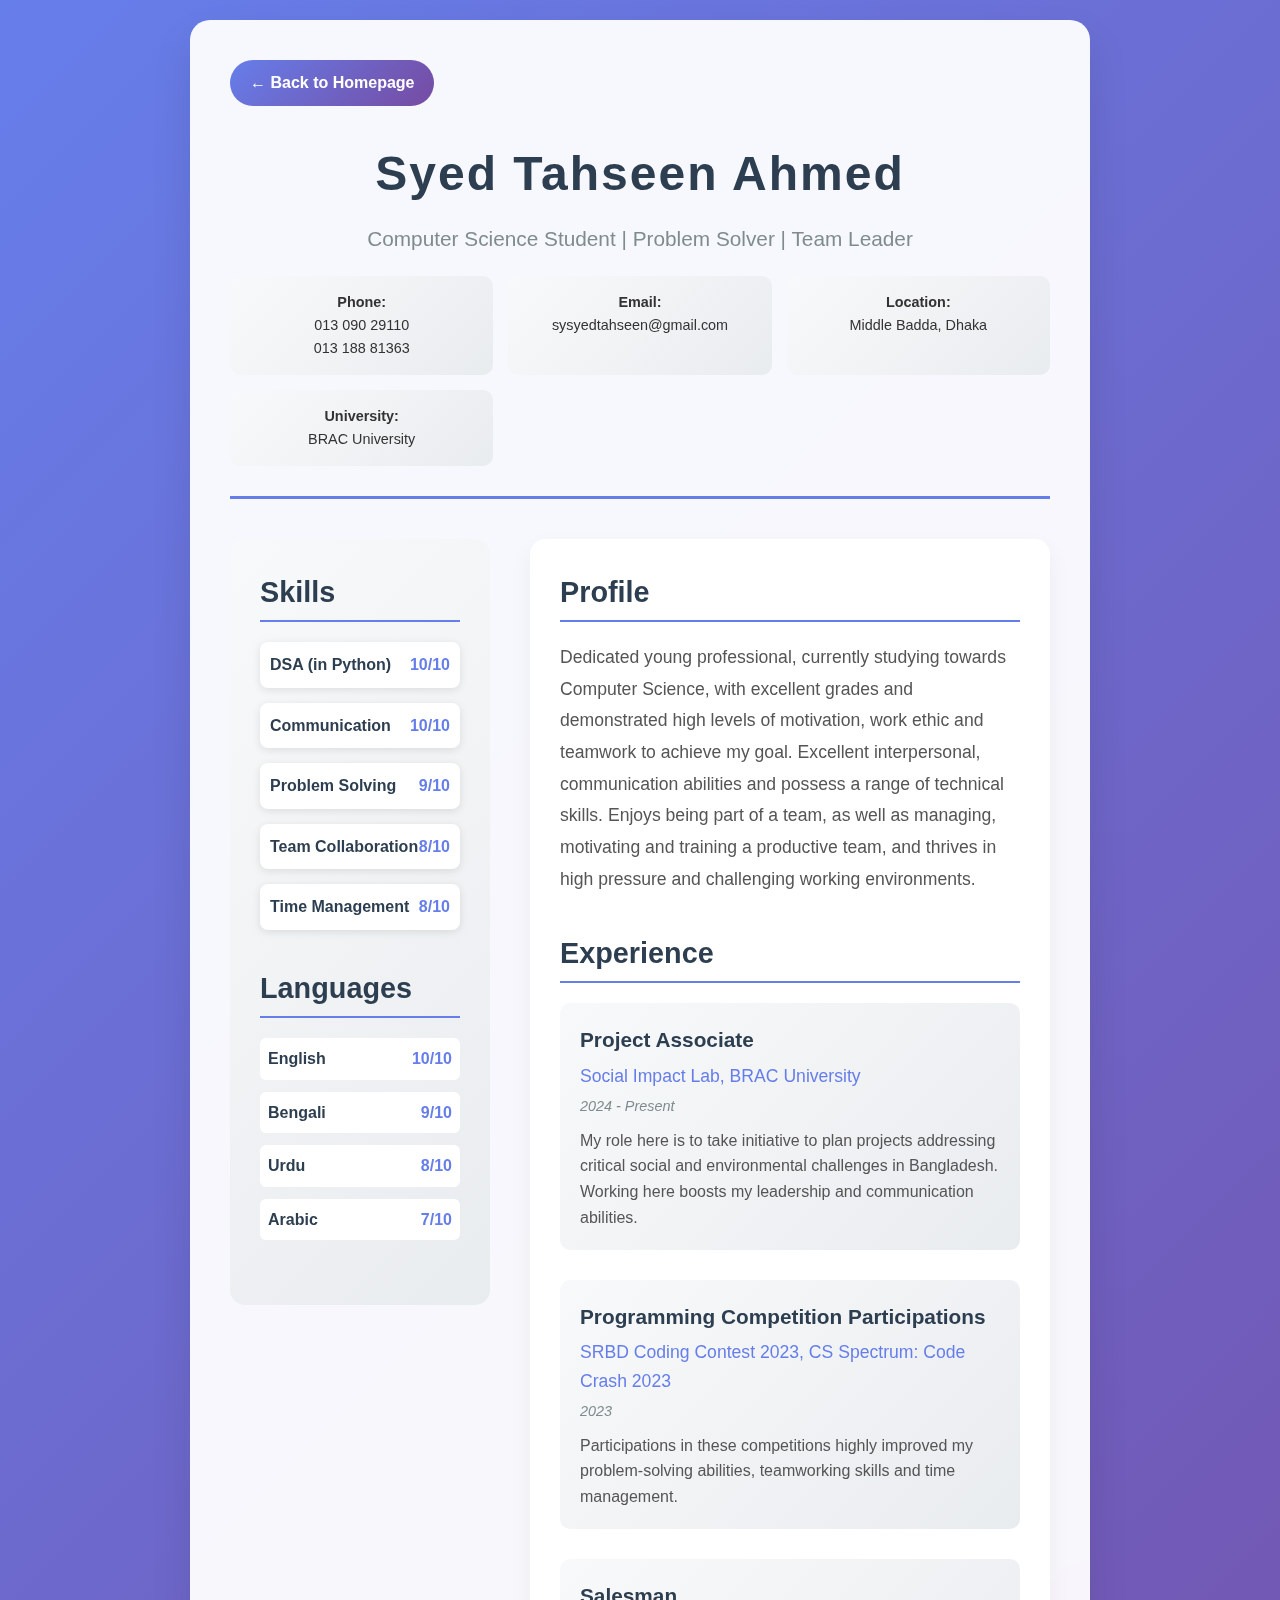
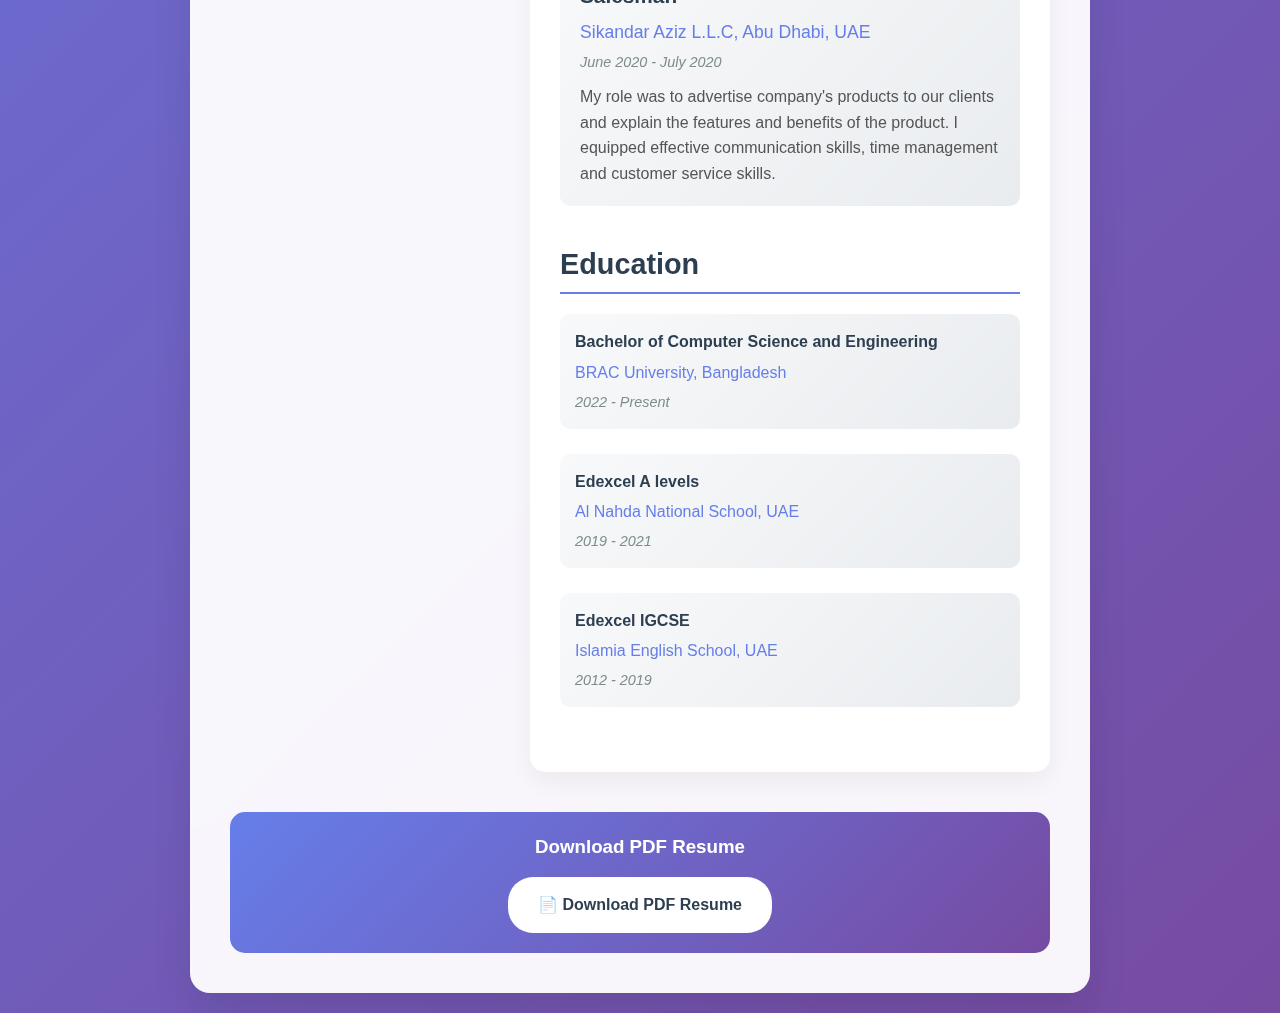
<file: resume.html>
<!DOCTYPE html>
<html lang="en">
<head>
    <meta charset="UTF-8">
    <meta name="viewport" content="width=device-width, initial-scale=1.0">
    <title>Syed Tahseen Ahmed - Resume</title>
    <style>
        * {
            margin: 0;
            padding: 0;
            box-sizing: border-box;
        }

        body {
            font-family: 'Segoe UI', Tahoma, Geneva, Verdana, sans-serif;
            line-height: 1.6;
            color: #333;
            background: linear-gradient(135deg, #667eea 0%, #764ba2 100%);
            min-height: 100vh;
            padding: 20px;
        }

        .container {
            max-width: 900px;
            margin: 0 auto;
            background: rgba(255, 255, 255, 0.95);
            backdrop-filter: blur(10px);
            border-radius: 20px;
            padding: 40px;
            box-shadow: 0 20px 40px rgba(0, 0, 0, 0.1);
        }

        /* Header */
        .header {
            text-align: center;
            margin-bottom: 40px;
            padding-bottom: 30px;
            border-bottom: 3px solid #667eea;
        }

        .name {
            font-size: 3rem;
            font-weight: bold;
            color: #2c3e50;
            margin-bottom: 10px;
            letter-spacing: 2px;
        }

        .title {
            font-size: 1.3rem;
            color: #7f8c8d;
            margin-bottom: 20px;
        }

        .contact-info {
            display: grid;
            grid-template-columns: repeat(auto-fit, minmax(200px, 1fr));
            gap: 15px;
            margin-top: 20px;
        }

        .contact-item {
            background: linear-gradient(135deg, #f8f9fa, #e9ecef);
            padding: 15px;
            border-radius: 10px;
            text-align: center;
            font-size: 0.9rem;
        }

        /* Navigation */
        .nav-back {
            margin-bottom: 30px;
        }

        .nav-back a {
            display: inline-block;
            padding: 10px 20px;
            background: linear-gradient(135deg, #667eea, #764ba2);
            color: white;
            text-decoration: none;
            border-radius: 25px;
            font-weight: 600;
            transition: all 0.3s ease;
        }

        .nav-back a:hover {
            transform: translateY(-2px);
            box-shadow: 0 5px 15px rgba(0, 0, 0, 0.2);
        }

        /* Main Content */
        .content {
            display: grid;
            grid-template-columns: 1fr 2fr;
            gap: 40px;
            margin-bottom: 40px;
        }

        .sidebar {
            background: linear-gradient(135deg, #f8f9fa, #e9ecef);
            padding: 30px;
            border-radius: 15px;
            height: fit-content;
        }

        .main-content {
            background: white;
            padding: 30px;
            border-radius: 15px;
            box-shadow: 0 10px 25px rgba(0, 0, 0, 0.05);
        }

        .section {
            margin-bottom: 35px;
        }

        .section h2 {
            font-size: 1.8rem;
            color: #2c3e50;
            margin-bottom: 20px;
            border-bottom: 2px solid #667eea;
            padding-bottom: 5px;
        }

        .section h3 {
            font-size: 1.3rem;
            color: #34495e;
            margin-bottom: 15px;
        }

        .section h4 {
            font-size: 1.1rem;
            color: #2c3e50;
            margin-bottom: 8px;
        }

        /* Skills */
        .skill-item {
            display: flex;
            justify-content: space-between;
            align-items: center;
            margin-bottom: 15px;
            padding: 10px;
            background: white;
            border-radius: 8px;
            box-shadow: 0 2px 8px rgba(0, 0, 0, 0.1);
        }

        .skill-name {
            font-weight: 600;
            color: #2c3e50;
        }

        .skill-rating {
            font-weight: bold;
            color: #667eea;
        }

        /* Languages */
        .language-item {
            display: flex;
            justify-content: space-between;
            align-items: center;
            margin-bottom: 12px;
            padding: 8px;
            background: white;
            border-radius: 6px;
        }

        .language-name {
            font-weight: 600;
            color: #2c3e50;
        }

        .language-rating {
            font-weight: bold;
            color: #667eea;
        }

        /* Experience */
        .experience-item {
            margin-bottom: 30px;
            padding: 20px;
            background: linear-gradient(135deg, #f8f9fa, #e9ecef);
            border-radius: 10px;
        }

        .job-title {
            font-size: 1.3rem;
            font-weight: bold;
            color: #2c3e50;
            margin-bottom: 5px;
        }

        .company {
            font-size: 1.1rem;
            color: #667eea;
            margin-bottom: 5px;
        }

        .duration {
            font-size: 0.9rem;
            color: #7f8c8d;
            margin-bottom: 10px;
            font-style: italic;
        }

        .job-description {
            color: #555;
            line-height: 1.6;
        }

        /* Education */
        .education-item {
            margin-bottom: 25px;
            padding: 15px;
            background: linear-gradient(135deg, #f8f9fa, #e9ecef);
            border-radius: 10px;
        }

        .degree {
            font-weight: bold;
            color: #2c3e50;
            margin-bottom: 5px;
        }

        .institution {
            color: #667eea;
            margin-bottom: 5px;
        }

        .education-duration {
            color: #7f8c8d;
            font-size: 0.9rem;
            font-style: italic;
        }

        /* Profile */
        .profile-text {
            color: #555;
            line-height: 1.8;
            font-size: 1.1rem;
        }

        /* PDF Download */
        .pdf-download {
            text-align: center;
            margin-top: 30px;
            padding: 20px;
            background: linear-gradient(135deg, #667eea, #764ba2);
            border-radius: 15px;
        }

        .pdf-download a {
            display: inline-block;
            padding: 15px 30px;
            background: white;
            color: #2c3e50;
            text-decoration: none;
            border-radius: 25px;
            font-weight: 600;
            transition: all 0.3s ease;
        }

        .pdf-download a:hover {
            transform: translateY(-2px);
            box-shadow: 0 5px 15px rgba(0, 0, 0, 0.2);
        }

        /* Responsive */
        @media (max-width: 768px) {
            .content {
                grid-template-columns: 1fr;
                gap: 20px;
            }
            
            .name {
                font-size: 2rem;
            }
            
            .container {
                padding: 20px;
            }
        }
    </style>
</head>
<body>
    <div class="container">
        <!-- Navigation -->
        <div class="nav-back">
            <a href="index.html">← Back to Homepage</a>
        </div>

        <!-- Header -->
        <div class="header">
            <h1 class="name">Syed Tahseen Ahmed</h1>
            <p class="title">Computer Science Student | Problem Solver | Team Leader</p>
            
            <div class="contact-info">
                <div class="contact-item">
                    <strong>Phone:</strong><br>
                    013 090 29110<br>
                    013 188 81363
                </div>
                <div class="contact-item">
                    <strong>Email:</strong><br>
                    sysyedtahseen@gmail.com
                </div>
                <div class="contact-item">
                    <strong>Location:</strong><br>
                    Middle Badda, Dhaka
                </div>
                <div class="contact-item">
                    <strong>University:</strong><br>
                    BRAC University
                </div>
            </div>
        </div>

        <!-- Main Content -->
        <div class="content">
            <!-- Sidebar -->
            <div class="sidebar">
                <!-- Skills Section -->
                <div class="section">
                    <h2>Skills</h2>
                    <div class="skill-item">
                        <span class="skill-name">DSA (in Python)</span>
                        <span class="skill-rating">10/10</span>
                    </div>
                    <div class="skill-item">
                        <span class="skill-name">Communication</span>
                        <span class="skill-rating">10/10</span>
                    </div>
                    <div class="skill-item">
                        <span class="skill-name">Problem Solving</span>
                        <span class="skill-rating">9/10</span>
                    </div>
                    <div class="skill-item">
                        <span class="skill-name">Team Collaboration</span>
                        <span class="skill-rating">8/10</span>
                    </div>
                    <div class="skill-item">
                        <span class="skill-name">Time Management</span>
                        <span class="skill-rating">8/10</span>
                    </div>
                </div>

                <!-- Languages Section -->
                <div class="section">
                    <h2>Languages</h2>
                    <div class="language-item">
                        <span class="language-name">English</span>
                        <span class="language-rating">10/10</span>
                    </div>
                    <div class="language-item">
                        <span class="language-name">Bengali</span>
                        <span class="language-rating">9/10</span>
                    </div>
                    <div class="language-item">
                        <span class="language-name">Urdu</span>
                        <span class="language-rating">8/10</span>
                    </div>
                    <div class="language-item">
                        <span class="language-name">Arabic</span>
                        <span class="language-rating">7/10</span>
                    </div>
                </div>
            </div>

            <!-- Main Content -->
            <div class="main-content">
                <!-- Profile Section -->
                <div class="section">
                    <h2>Profile</h2>
                    <p class="profile-text">
                        Dedicated young professional, currently studying towards Computer Science, with excellent grades and demonstrated high levels of motivation, work ethic and teamwork to achieve my goal. Excellent interpersonal, communication abilities and possess a range of technical skills. Enjoys being part of a team, as well as managing, motivating and training a productive team, and thrives in high pressure and challenging working environments.
                    </p>
                </div>

                <!-- Experience Section -->
                <div class="section">
                    <h2>Experience</h2>
                    
                    <div class="experience-item">
                        <div class="job-title">Project Associate</div>
                        <div class="company">Social Impact Lab, BRAC University</div>
                        <div class="duration">2024 - Present</div>
                        <div class="job-description">
                            My role here is to take initiative to plan projects addressing critical social and environmental challenges in Bangladesh. Working here boosts my leadership and communication abilities.
                        </div>
                    </div>

                    <div class="experience-item">
                        <div class="job-title">Programming Competition Participations</div>
                        <div class="company">SRBD Coding Contest 2023, CS Spectrum: Code Crash 2023</div>
                        <div class="duration">2023</div>
                        <div class="job-description">
                            Participations in these competitions highly improved my problem-solving abilities, teamworking skills and time management.
                        </div>
                    </div>

                    <div class="experience-item">
                        <div class="job-title">Salesman</div>
                        <div class="company">Sikandar Aziz L.L.C, Abu Dhabi, UAE</div>
                        <div class="duration">June 2020 - July 2020</div>
                        <div class="job-description">
                            My role was to advertise company's products to our clients and explain the features and benefits of the product. I equipped effective communication skills, time management and customer service skills.
                        </div>
                    </div>
                </div>

                <!-- Education Section -->
                <div class="section">
                    <h2>Education</h2>
                    
                    <div class="education-item">
                        <div class="degree">Bachelor of Computer Science and Engineering</div>
                        <div class="institution">BRAC University, Bangladesh</div>
                        <div class="education-duration">2022 - Present</div>
                    </div>

                    <div class="education-item">
                        <div class="degree">Edexcel A levels</div>
                        <div class="institution">Al Nahda National School, UAE</div>
                        <div class="education-duration">2019 - 2021</div>
                    </div>

                    <div class="education-item">
                        <div class="degree">Edexcel IGCSE</div>
                        <div class="institution">Islamia English School, UAE</div>
                        <div class="education-duration">2012 - 2019</div>
                    </div>
                </div>
            </div>
        </div>

        <!-- PDF Download Section -->
        <div class="pdf-download">
            <h3 style="color: white; margin-bottom: 15px;">Download PDF Resume</h3>
            <a href="Syed-Tahseen-Ahmed-CV.pdf" download="Syed-Tahseen-Ahmed-Resume.pdf">
                📄 Download PDF Resume
            </a>
        </div>
    </div>
</body>
</html>
</file>
